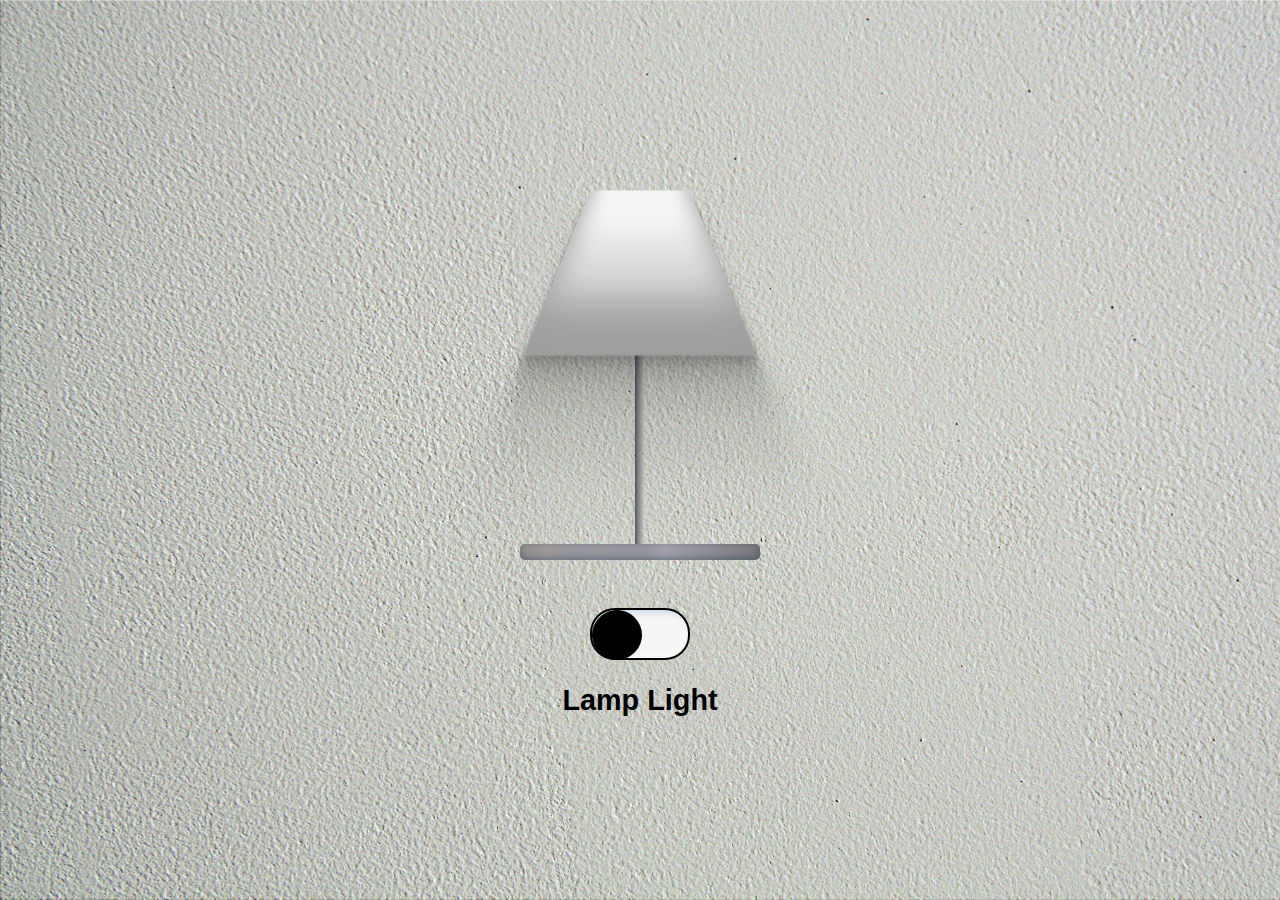
<file: inline-block/lamp/index.html>
<!DOCTYPE html>
<html lang="en">

<head>
    <meta charset="UTF-8">
    <meta name="viewport" content="width=device-width, initial-scale=1.0">
    <title>Lamp</title>

    <style>
        body {
            background-image: url(bgg.jpg);
            background-size: cover;
            display: flex;
            margin: 0;
            align-items: center;
            text-align: center;
            justify-content: center;
            height: 100vh;
            font-family: Arial, Helvetica, sans-serif;
            flex-direction: column;
            font-size: larger;
        }

        .box {
            box-shadow: rgba(0, 0, 0, 0.17) 0px -23px 25px 0px inset, rgba(0, 0, 0, 0.15) 0px -36px 30px 0px inset, rgba(0, 0, 0, 0.1) 0px -79px 40px 0px inset, rgba(0, 0, 0, 0.06) 0px 2px 1px, rgba(0, 0, 0, 0.09) 0px 4px 2px, rgba(0, 0, 0, 0.09) 0px 8px 4px, rgba(0, 0, 0, 0.09) 0px 16px 8px, rgba(0, 0, 0, 0.09) 0px 32px 16px;
            ;
            width: 140px;
            height: 160px;
            border-top-left-radius: 12px;
            border-top-right-radius: 12px;
            border-bottom-left-radius: 4px;
            border-bottom-right-radius: 4px;
            background-color: whitesmoke;
            transform: perspective(100px) rotateX(30deg);
        }

        .box:hover {
            box-shadow: 0 0 50px 20px yellow;
            background-color: yellow;
            z-index: 1;
            box-shadow: rgb(241, 241, 58) 0px -23px 25px 0px inset, rgba(0, 0, 0, 0.15) 0px -36px 30px 0px inset, rgba(226, 237, 5, 0.1) 0px -79px 40px 0px inset, rgba(0, 0, 0, 0.06) 0px 2px 1px, rgba(192, 187, 56, 0.09) 0px 4px 2px, rgba(222, 225, 165, 0.09) 0px 8px 4px, rgba(228, 221, 126, 0.422) 0px 16px 8px, rgba(245, 242, 162, 0.403) 0px 32px 16px;

        }

        .base {
            height: 1rem;
            width: 15rem;
            box-shadow: rgba(50, 50, 93, 0.25) 0px 50px 100px -20px, rgba(0, 0, 0, 0.3) 0px 30px 60px -30px, rgba(10, 37, 64, 0.35) 0px -2px 6px 0px inset;
            background: rgb(2, 0, 36);
            background: linear-gradient(90deg, rgba(2, 0, 36, 1) 0%, rgba(143, 141, 141, 1) 0%, rgba(158, 153, 153, 1) 12%, rgba(151, 151, 158, 1) 19%, rgba(152, 151, 158, 1) 35%, rgba(148, 148, 156, 1) 52%, rgba(161, 161, 170, 1) 60%, rgba(119, 119, 123, 1) 100%, rgba(73, 71, 71, 0.4223740521599265) 100%);
            border-radius: 5px;
            margin-bottom: 1rem;
        }

        .btn {
            margin-top: 2rem;
            box-shadow: rgb(204, 219, 232) 3px 3px 6px 0px inset, rgba(255, 255, 255, 0.5) -3px -3px 6px 1px inset;
            cursor: pointer;
            border:2px solid;
            border-radius: 25px;
            height: 3rem;
            width: 6rem;
            background-color: whitesmoke;
            
        }

        .off {
            
            border-radius: 25px;
            height: 3rem;
            width: 3rem;
            background-color: black;
            border: 1px solid;
        }



        .stick {
            width: 10px;
            background: rgb(2, 0, 36);
            background: linear-gradient(90deg, rgba(2, 0, 36, 1) 0%, rgba(67, 67, 71, 1) 0%, rgba(100, 100, 102, 1) 3%, rgba(94, 93, 99, 1) 6%, rgba(109, 109, 118, 1) 19%, rgba(125, 125, 129, 1) 26%, rgba(227, 218, 218, 0.4223740521599265) 100%);
            height: 14rem;
        }

        /* .light {
            background-color: rgb(250, 234, 1);
            box-shadow: 0px 0px 10px 10px yellow;
            z-index: 1;

        } */
    </style>

</head>

<body>

    <div class="box"></div>
    <div class="stick"></div>
    <div class="base"></div>

    <div class="btn" onclick="movefn()">
        <div class="off"></div>
    </div>

    <h2>Lamp Light</h2>
</body>

<script>

    let isMoved = false;

    function movefn() {
        const offf = document.querySelector('.off');
        const lamp = document.querySelector('.box');

        if (!isMoved) {
            lamp.style.backgroundColor = ' yellow';
            lamp.style.boxShadow = 'rgb(241, 241, 58) 0px -23px 25px 0px inset, rgba(0, 0, 0, 0.15) 0px -36px 30px 0px inset, rgba(226, 237, 5, 0.1) 0px -79px 40px 0px inset, rgba(0, 0, 0, 0.06) 0px 2px 1px, rgba(192, 187, 56, 0.09) 0px 4px 2px, rgba(222, 225, 165, 0.09) 0px 8px 4px, rgba(228, 221, 126, 0.422) 0px 16px 8px, rgba(245, 242, 162, 0.403) 0px 32px 16px';
            lamp.style.zIndex = '1'
            offf.style.transform = 'translate(50px)';
            offf.style.transition = 'transform .3s';
        } else {
            offf.style.transform = 'translate(0)';
            lamp.style.backgroundColor = 'whiteSmoke';
            lamp.style.boxShadow = ' rgba(0, 0, 0, 0.17) 0px -23px 25px 0px inset, rgba(0, 0, 0, 0.15) 0px -36px 30px 0px inset, rgba(0, 0, 0, 0.1) 0px -79px 40px 0px inset, rgba(0, 0, 0, 0.06) 0px 2px 1px, rgba(0, 0, 0, 0.09) 0px 4px 2px, rgba(0, 0, 0, 0.09) 0px 8px 4px, rgba(0, 0, 0, 0.09) 0px 16px 8px, rgba(0, 0, 0, 0.09) 0px 32px 16px';

        }
        isMoved = !isMoved
    }


</script>


</html>
</file>
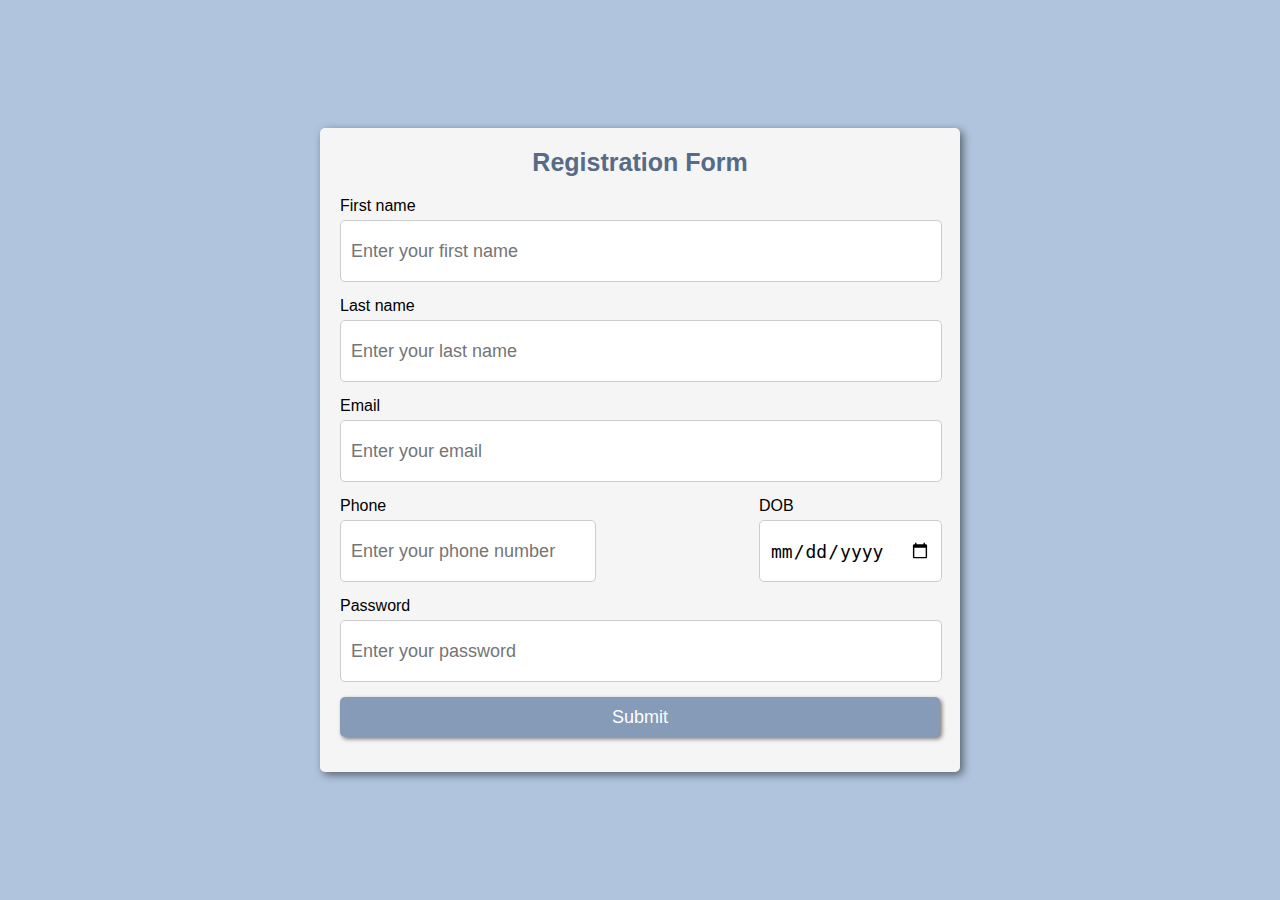
<file: videoplayer-19-feb/registartion/index.html>
<!DOCTYPE html>
<html lang="en">
<head>
    <meta charset="UTF-8">
    <meta name="viewport" content="width=device-width, initial-scale=1.0">
    <title>Registration Form</title>
    <style>
        body {
            background:lightsteelblue;
            display: flex;
            align-items: center;
            justify-content: center;
            height: 100vh;
            margin: 0;
            font-family: Arial, sans-serif;
        }

        .form-container {
            box-shadow: 3px 3px 8px rgba(0,0,0,.5);
            max-width: 600px;
            width: 100%;
            background: whitesmoke;
            padding: 20px;
            border-radius: 5px;
        }

        .input-box {
            margin-bottom: 15px;
        }

        .input-box label {
            display: block;
            margin-bottom: 5px;
        }

        .input-box input {
            height: 40px;
            width: calc(100% - 20px);
            padding: 10px;
            font-size: 18px;
            border: 1px solid #ccc;
            border-radius: 5px;
        }

        .col {
            display: flex;
            justify-content: space-between;
        }

        #form-header {
            font-family: Arial, Helvetica, sans-serif;
            font-size: 25px;
            font-weight: bold;
            color:rgb(85, 107, 135);
            text-align: center;
            margin-bottom: 20px;
        }

        #form input[type="submit"] {
            background-color:rgb(133, 155, 183);
            border: none;
            width: 100%;
            color:white;
            padding: 10px 20px;
            cursor: pointer;
            border-radius: 5px;
            box-shadow: 2px 2px 4px rgba(0,0,0,.5);
        }

        #form input[type="submit"]:hover {
            background-color:rgb(57, 55, 55);
            width: 100%;
           
        }

        form input:focus{
            background-color:gainsboro;
        }
    
    </style>
</head>
<body>
    <div class="form-container">
        <div id="form-header">Registration Form</div>
        <form id="form">
            <div class="input-box">
                <label for="first_name">First name</label>
                <input type="text" id="first_name" placeholder="Enter your first name">
            </div>
            <div class="input-box">
                <label for="last_name">Last name</label>
                <input type="text" id="last_name" placeholder="Enter your last name">
            </div>
            <div class="input-box">
                <label for="email">Email</label>
                <input type="email" id="email" placeholder="Enter your email">
            </div>
            <div class="col">
                <div class="input-box">
                    <label for="phone">Phone</label>
                    <input type="tel" id="phone" placeholder="Enter your phone number">
                </div>
                <div class="input-box">
                    <label for="dob">DOB</label>
                    <input type="date" id="dob">
                </div>
            </div>
            <div class="input-box">
                <label for="password">Password</label>
                <input type="password" id="password" placeholder="Enter your password">
            </div>
            <div class="input-box">
                <input type="submit" value="Submit">
            </div>
        </form>
    </div>
</body>
</html>
</file>
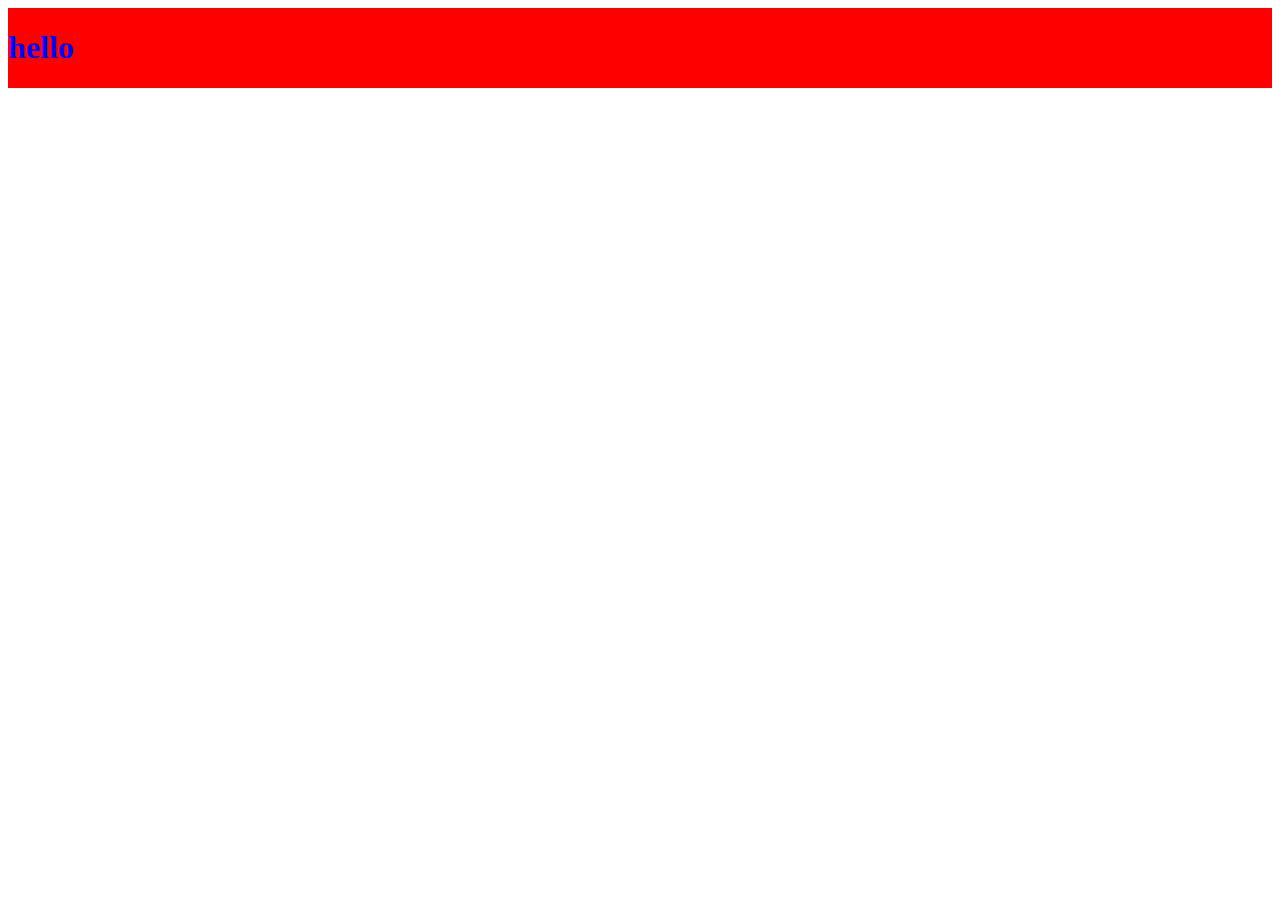
<file: videoplayer-19-feb/registartion/temp/index.html>
<!DOCTYPE html>
<html lang="en">
<head>
    <meta charset="UTF-8">
    <meta name="viewport" content="width=device-width, initial-scale=1.0">
    <title>temp</title>

    <link rel="stylesheet" href="stemp.css">
    

</head>
<body>
    <div style="display: grid;" class="temp">
<h1>hello</h1>


    </div>
</body>
</html>
</file>
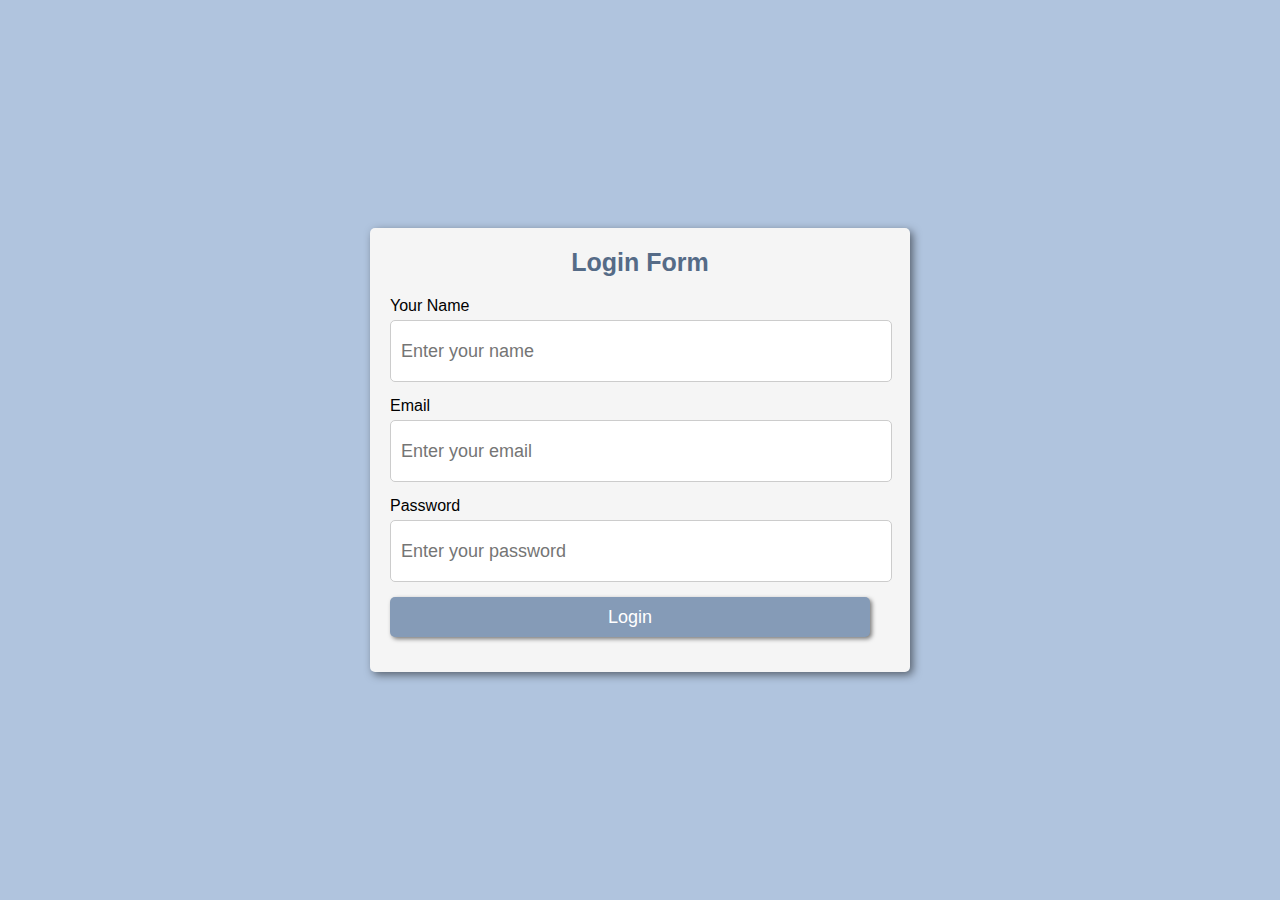
<file: videoplayer-19-feb/registartion/login.html>
<!DOCTYPE html>
<html lang="en">
<head>
    <meta charset="UTF-8">
    <meta name="viewport" content="width=device-width, initial-scale=1.0">
    <title>Login Form</title>
    <style>

        
        body {
            background:lightsteelblue;
            display: flex;
            align-items: center;
            justify-content: center;
            height: 100vh;
            margin: 0;
            font-family: Arial, sans-serif;
        }

        .form-container {
            box-shadow: 3px 3px 8px rgba(0,0,0,.5);
            max-width: 500px;
            width: 100%;
            background: whitesmoke;
            padding: 20px;
            border-radius: 5px;
        }

        .input-box {
            margin-bottom: 15px;
        }

        .input-box label {
            display: block;
            margin-bottom: 5px;
        }

        .input-box input {
            height: 40px;
            width: calc(100% - 20px);
            padding: 10px;
            font-size: 18px;
            border: 1px solid #ccc;
            border-radius: 5px;
        }

        

        #form-header {
            font-family: Arial, Helvetica, sans-serif;
            font-size: 25px;
            font-weight: bold;
            color:rgb(85, 107, 135);
            text-align: center;
            margin-bottom: 20px;
        }

        #form input[type="submit"] {
            background-color:rgb(133, 155, 183);
            border: none;
            
            color:white;
            padding: 10px 20px;
            cursor: pointer;
            border-radius: 5px;
            box-shadow: 2px 2px 4px rgba(0,0,0,.5);
        }

        #form input[type="submit"]:hover {
            background-color:rgb(57, 55, 55);
           
        }
    </style>
</head>
<body>
    <div class="form-container">
        <div id="form-header">Login Form</div>
        <form id="form">
            <div class="input-box">
                <label for="first_name">Your Name  </label>
                <input type="text" id="first_name" placeholder="Enter your name">
            </div>
          
            <div class="input-box">
                <label for="email">Email</label>
                <input type="email" id="email" placeholder="Enter your email">
            </div>
           
            <div class="input-box">
                <label for="password">Password</label>
                <input type="password" id="password" placeholder="Enter your password">
            </div>
            <div class="input-box">
                <input type="submit" value="Login">
            </div>
        </form>
    </div>
</body>
</html>
</file>
<file: videoplayer-19-feb/registartion/temp/stemp.css>
div{
    background-color: red;
}

h1{
    color: blue;
}
</file>
